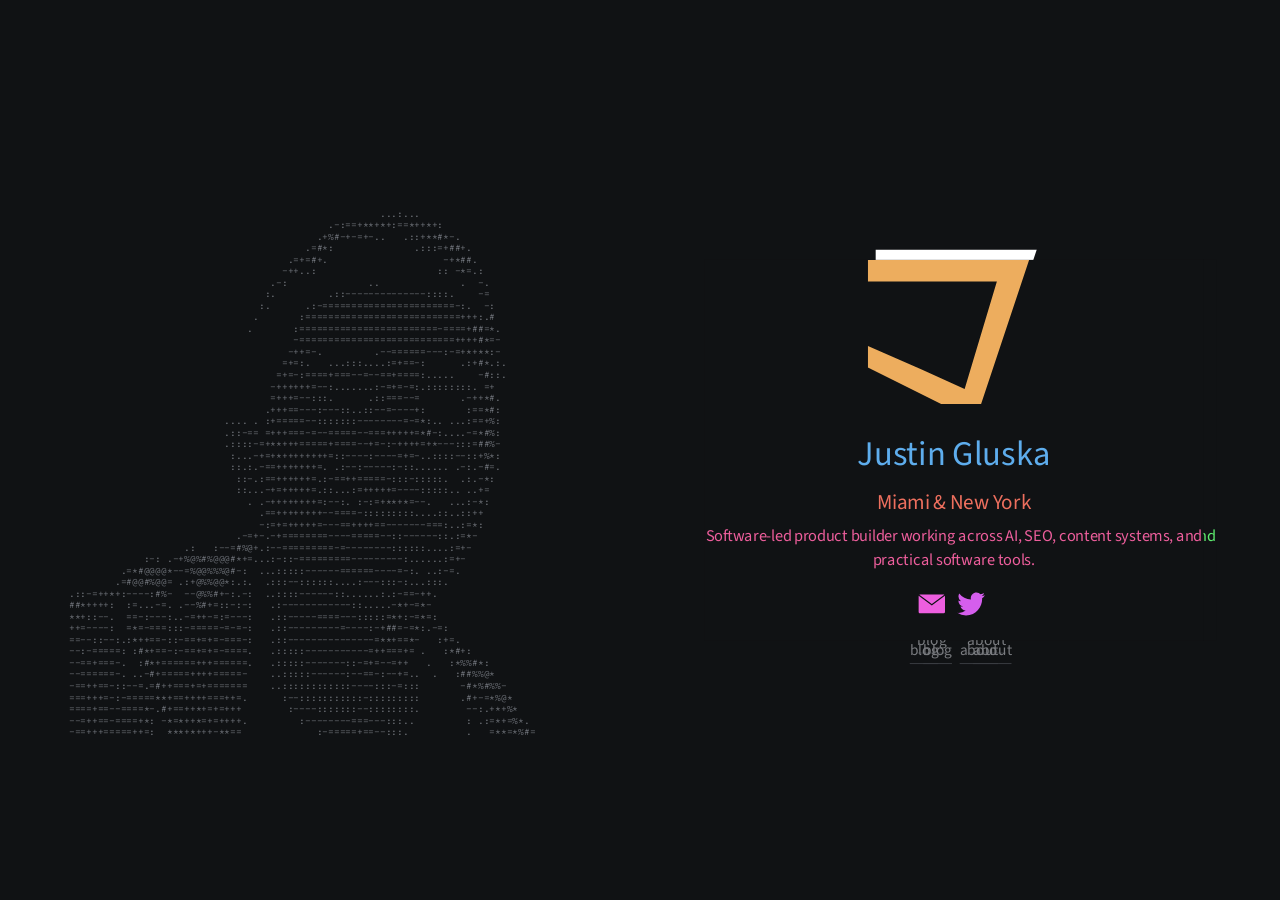
<file: index.html>
<!DOCTYPE html>
<html>
<head>
  <meta name="viewport" content="width=device-width, initial-scale=1, maximum-scale=1">
  <meta charset="utf-8" />
  <link rel="canonical" href="https://www.justingluska.com/">
  <meta name="description" content="Justin Gluska is a software-led product builder working across AI, SEO, content systems, and practical software tools.">
  <meta property="og:title" content="Justin Gluska">
  <meta property="og:description" content="Software-led product builder working across AI, SEO, content systems, and practical software tools.">
  <meta property="og:type" content="profile">
  <meta property="og:url" content="https://www.justingluska.com/">
  <meta property="og:image" content="https://www.justingluska.com/images/justin-gluska.jpg">
  <meta property="profile:first_name" content="Justin">
  <meta property="profile:last_name" content="Gluska">
  <meta name="twitter:card" content="summary">
  <meta name="twitter:title" content="Justin Gluska">
  <meta name="twitter:description" content="Software-led product builder working across AI, SEO, content systems, and practical software tools.">
  <meta name="twitter:image" content="https://www.justingluska.com/images/justin-gluska.jpg">
  <meta name="twitter:site" content="@gluska">
  <link rel="stylesheet" href="css/index.css">

  <link rel="icon" href="/favicon.svg" type="image/svg+xml">
  <link rel="alternate icon" href="/favicon.png" type="image/png">
  <link rel="apple-touch-icon" sizes="180x180" href="/apple-touch-icon.png">
  <link rel="manifest" href="/site.webmanifest">
  <meta name="theme-color" content="#101214">

  <title>Justin Gluska</title>
  <script type="application/ld+json">
  {
    "@context": "https://schema.org",
    "@type": "Person",
    "@id": "https://www.justingluska.com/#justin-gluska",
    "name": "Justin Gluska",
    "givenName": "Justin",
    "familyName": "Gluska",
    "url": "https://www.justingluska.com/",
    "image": "https://www.justingluska.com/images/justin-gluska.jpg",
    "email": "mailto:justin@gluska.co",
    "description": "Justin Gluska is a software-led product builder working across AI, SEO, content systems, and practical software tools.",
    "jobTitle": "Software-led product builder",
    "homeLocation": [
      {
        "@type": "City",
        "name": "Miami"
      },
      {
        "@type": "City",
        "name": "New York"
      }
    ],
    "alumniOf": {
      "@type": "CollegeOrUniversity",
      "name": "Syracuse University",
      "sameAs": "https://www.syracuse.edu/"
    },
    "worksFor": {
      "@type": "Organization",
      "name": "Gold Penguin",
      "url": "https://goldpenguin.org/"
    },
    "knowsAbout": [
      "Search engine optimization",
      "Answer engine optimization",
      "Product development",
      "Software development",
      "Artificial intelligence tools",
      "Content systems"
    ],
    "sameAs": [
      "https://github.com/justingluska",
      "https://twitter.com/gluska",
      "https://www.linkedin.com/in/justingluska/",
      "https://carry.com/learn/author/justin",
      "https://goldpenguin.org/blog/author/justin/",
      "https://apps.apple.com/us/developer/justin-gluska/id1476556395"
    ],
    "subjectOf": [
      {
        "@type": "Article",
        "name": "Justin Gluska '23 Publishes ChatGPT Promptbook, Hosts Authors' Talk Luncheon in the LaunchPad on February 8",
        "url": "https://library.syracuse.edu/news/justin-gluska-23-publishes-chatgpt-promptbook-hosts-authors-talk-luncheon-in-the-launchpad-on-february-8/"
      },
      {
        "@type": "Article",
        "name": "SU students' The ChatGPT Promptbook offers insight into the controversial chatbot",
        "url": "https://dailyorange.com/2023/02/su-students-the-chatgpt-promptbook-offers-insight-into-the-controversial-chatbot/"
      }
    ]
  }
  </script>

</head>
<body>
  <svg id="clip-paths" width="0" height="0" version="1.1" xmlns="http://www.w3.org/2000/svg" xmlns:xlink="http://www.w3.org/1999/xlink"><g></g></svg>
  <div id="page">
    <div id="ascii-wrap">
      <pre id="ascii-portrait" aria-hidden="true">




                                                      ...:...
                                             .-:==+**+*+:==*++*+:
                                           .+%#-+-=+-..   .::+**#*-.
                                         .=#*:              .:::=+##+.
                                      .=+=#+.                    -+*##.
                                     -++..:                     :: -*=.:
                                   .-:              ..              .  -.
                                  :.         .::--------------::::.    -=
                                 :.      .:-=======================-:.  -:
                                .       :===========================+++:.#
                               .       :========================-====+##=*.
                                       -===========================++++#*=-
                                      -++=-.         .--======---:-=+*+**:-
                                     =+=:.   ...:::....:=+==-:      .:+#*.:.
                                    =+=-:====+===--=--==+====:.....    -#::.
                                   -++++++=--:.......:-=+=-=:.::::::::. =+
                                   =+++=--:::.      .::===--=       .-++*#.
                                  .+++==---:---::..::--=----+:       :==*#:
                           .... . :+=====--:::::::--------=-=*:.. ...:==+%:
                           .::-== =+++===-=--=====--===+++++=*#-:....-=*#%:
                           .::::-=+**+++=====+====--+=-:-++++=+*---:::=##%-
                            :...-+=+*++++++++=::----:----=+=-..::::--::+%*:
                            ::.:.-==+++++++=. .:--:-----:-::...... .-:.-#=.
                             ::-.:==++++++=.:-==++=====-:::-:::::.  .:.-*:
                             ::...-+=+++++=.::...:=+++++=----:::::.. ..+=
                               . .-++++++++=:--:. :-:=+**+*=--.   ...:-*:
                                 .==++++++++--====-:::::::::....::..::++
                                 -:=+=+++++=---==++++==-------===:..:=*:
                             .-=+-.-+========----=====--::------::.:=*-
                    .:   :--=#%@+.:--=========-=--------::::::....:=+-
             :-: .-+%@%#%@@@#*+=...:-::-=========---------:......:=+-
         .=*#@@@@*--=%@@%%%@#-:  ...:::::------======----=-:. ..:-=.
        .=#@@#%@@= .:+@%%@@*:.:.  .:::--::::::....:---:::-:...:::.
.::-=++*+:----:#%-  --@%%#+-:.-:  ..::::------::......:.:-==-++.
##*++++:  :=...-=. .--%#+=::-:-:   .:------------::.....-*+-=*-
**+::--.  ==-:---:..-=++-=:=---:   .::-----====---:::::=*+:-=*=:
++=----:  =*=-===:::-=====-=-=-:   .::---------=----:-+##=-=*:.-=:
==--::--:.:*++==-::-==+=+=-===-:   .::---------------=**+==*-   :+=.
--:-=====: :#*+==-:-==+=+=-====.   .:::::-----------=++===+= .   :*#+:
--==+===-.  :#*+======+++======.   .:::::-------::-=+=--=++   .   :*%%#*:
--======-. ..-#+=====++++=====-    ..:::::------:--==-:--+=..  .   :##%%@*
-==++==-::--=.=#++===+=+=======    ..::::::::::::----:::-=:::       -#*%#%%-
===+++=-:-=====**+==++++===++=.      :--:::::::::::-:::::::::       .#+-=*%@*
====+==--====*-.#+==++*+=+=+++        :----:::::::--::::::::.        --:.+*+%*
--=++==-====+*: -*=*++*=+=++++.         :--------===---:::..         : .:=*+=%*.
-==+++=====++=:  ***+*+++-**==             :-=====+==--:::.          .   =**=*%#=</pre>
      <img id="ascii-photo" src="images/justin-ascii-reveal.png" alt="" aria-hidden="true" draggable="false">
    </div>
    <header>
      <div id="header-content">
        <div id="header-logo">

          <svg id="logo" width="120" height="100" viewBox="0 0 160 134" xmlns="http://www.w3.org/2000/svg"><path d="M 0 0 L 150 0 L 100 150 L 0 100 L 0 80 L 50 102 L 90 120 L 120 20 L 0 20 L 0 0  " fill="white" fill-rule="evenodd"></path></svg>

        </div>
        <h1>Justin Gluska</h1>
        <p>Miami & New York</p>
        <p class="bio">Software-led product builder working across AI, SEO, content systems, and practical software tools.</p>

        <!-- <a href="http://www.goldpenguin.org">Cofounder @ Gold Penguin</a> -->
        <div id="contact">
            <a href="mailto:justin@gluska.co" id="email"><svg viewBox="0 0 42 36" xmlns="http://www.w3.org/2000/svg"><path d="M3.025 5.255A1.99 1.99 0 0 1 4.003 5h33.994c.354 0 .688.093.977.256L21 18.5 3.025 5.255zm-1.002 1.45c-.015.098-.023.2-.023.302V18.28v-5.636 17.35C2 31.1 2.902 32 4.003 32h33.994A2.005 2.005 0 0 0 40 29.993v-17.35 5.638V7.008c0-.103-.008-.204-.023-.303L21 20.687 2.023 6.704z"/></svg></a>
          <a href="https://twitter.com/gluska" id="twitter"><svg viewBox="0 0 42 36" xmlns="http://www.w3.org/2000/svg"><path d="M40.885 5.917a16.098 16.098 0 0 1-4.7 1.315 8.35 8.35 0 0 0 3.598-4.62 16.18 16.18 0 0 1-5.196 2.026A8.094 8.094 0 0 0 28.614 2c-4.52 0-8.183 3.74-8.183 8.353 0 .655.073 1.293.213 1.904-6.8-.348-12.83-3.674-16.866-8.728a8.447 8.447 0 0 0-1.108 4.2 8.397 8.397 0 0 0 3.64 6.952 8.024 8.024 0 0 1-3.707-1.045v.105c0 4.047 2.82 7.423 6.563 8.19a8.035 8.035 0 0 1-3.695.144c1.042 3.32 4.064 5.734 7.645 5.8A16.206 16.206 0 0 1 1 31.337a22.818 22.818 0 0 0 12.544 3.754c15.05 0 23.282-12.73 23.282-23.768 0-.362-.008-.723-.024-1.08a16.82 16.82 0 0 0 4.083-4.325z"/></svg></a>
        </div>
        <div id="nav"><a href="/blog/">blog</a><a href="/about/">about</a></div>
      </div>
    </header>
  </div>
  <svg id="page-stripes" class="full-size" width="100%" height="100%" version="1.1" xmlns="http://www.w3.org/2000/svg" xmlns:xlink="http://www.w3.org/1999/xlink"></svg>
  <div id="intro" class="full-size">
    <div id="logo-container" class="full-size">
      <svg viewBox="0 0 640 536" version="1.1" xmlns="http://www.w3.org/2000/svg" xmlns:xlink="http://www.w3.org/1999/xlink"><path transform="scale(4 4)" d="M24.44 78.157L0 53.53 53.417 0l26.39 26.612L106.38 0l53.482 53.614L136.25 77.31l-29.312-29.2-26.46 26.946-26.548-26.58-29.49 29.68zm5.335 5.375l50.033 50.415 51.108-51.286-23.775-23.684-26.712 26.72-26.372-26.404-24.28 24.24z" fill="#101214" fill-rule="evenodd"/></svg>
    </div>
    <svg id="stripes" class="full-size" width="100%" height="100%" version="1.1" xmlns="http://www.w3.org/2000/svg" xmlns:xlink="http://www.w3.org/1999/xlink"></svg>
  </div>
  <script src="js/ascii-reveal.js"></script>
  <script src="js/dynamics.js"></script>
  <script src="js/tinycolor.js"></script>
  <script src="js/mv.es5.js"></script>
</body>
</html>
</file>
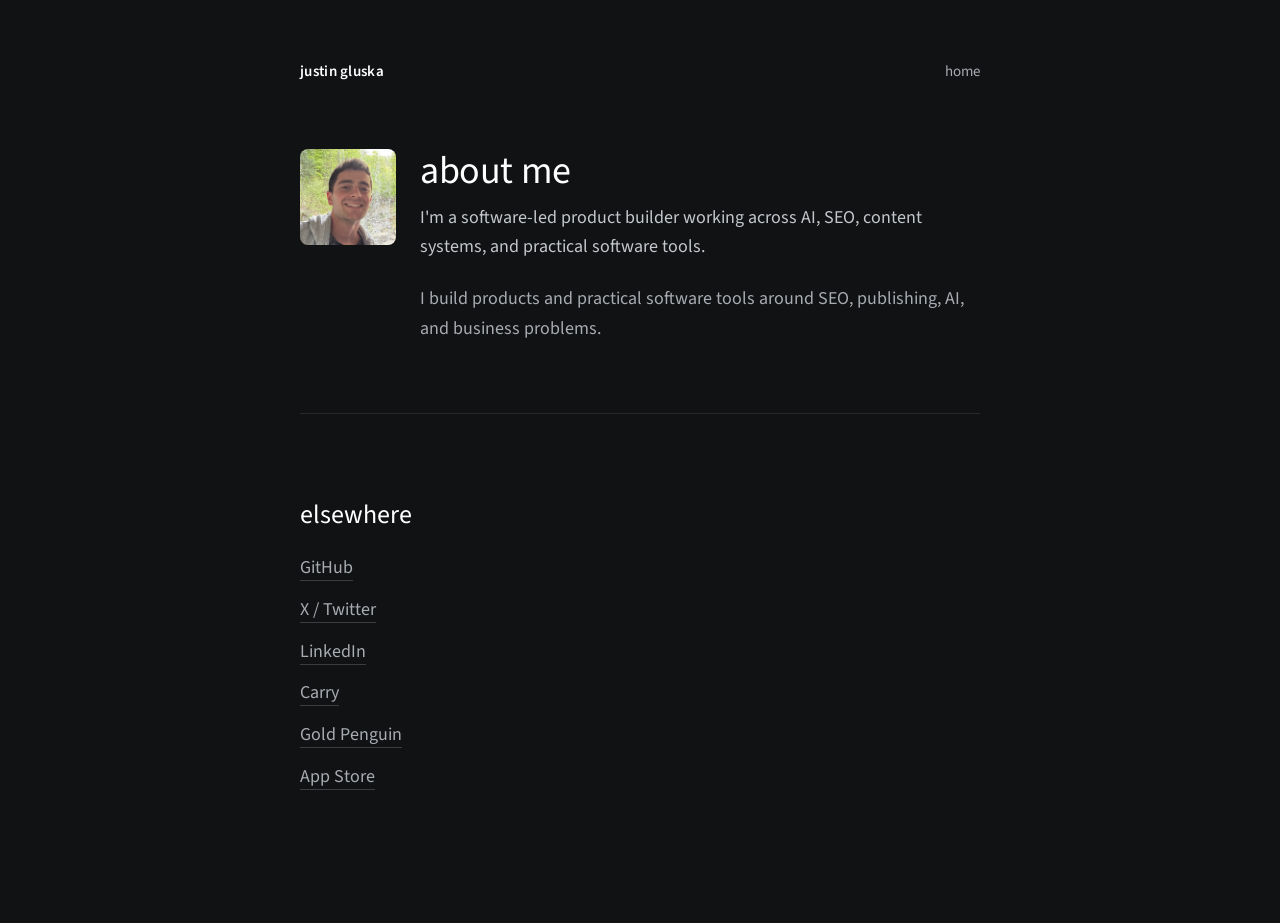
<file: about/index.html>
<!DOCTYPE html>
<html lang="en">
<head>
  <meta charset="utf-8" />
  <meta name="viewport" content="width=device-width, initial-scale=1" />
  <link rel="canonical" href="https://www.justingluska.com/about/">
  <meta name="description" content="Justin Gluska is a software-led product builder working across AI, SEO, content systems, and practical software tools.">
  <meta property="og:title" content="about | Justin Gluska">
  <meta property="og:description" content="Software-led product builder working across AI, SEO, content systems, and practical software tools.">
  <meta property="og:type" content="profile">
  <meta property="og:url" content="https://www.justingluska.com/about/">
  <meta property="og:image" content="https://www.justingluska.com/images/justin-gluska.jpg">
  <meta name="twitter:card" content="summary">
  <meta name="twitter:title" content="about | Justin Gluska">
  <meta name="twitter:description" content="Software-led product builder working across AI, SEO, content systems, and practical software tools.">
  <meta name="twitter:image" content="https://www.justingluska.com/images/justin-gluska.jpg">
  <title>about | justin gluska</title>
  <link rel="stylesheet" href="/css/blog.css">
  <link rel="icon" href="/favicon.svg" type="image/svg+xml">
  <link rel="alternate icon" href="/favicon.png" type="image/png">
  <link rel="apple-touch-icon" sizes="180x180" href="/apple-touch-icon.png">
  <link rel="manifest" href="/site.webmanifest">
  <meta name="theme-color" content="#101214">
  <script type="application/ld+json">
  {
    "@context": "https://schema.org",
    "@type": "Person",
    "@id": "https://www.justingluska.com/#justin-gluska",
    "mainEntityOfPage": "https://www.justingluska.com/about/",
    "name": "Justin Gluska",
    "givenName": "Justin",
    "familyName": "Gluska",
    "url": "https://www.justingluska.com/",
    "image": "https://www.justingluska.com/images/justin-gluska.jpg",
    "email": "mailto:justin@gluska.co",
    "description": "Justin Gluska is a software-led product builder working across AI, SEO, content systems, and practical software tools.",
    "jobTitle": "Software-led product builder",
    "homeLocation": [
      {
        "@type": "City",
        "name": "Miami"
      },
      {
        "@type": "City",
        "name": "New York"
      }
    ],
    "worksFor": {
      "@type": "Organization",
      "name": "Gold Penguin",
      "url": "https://goldpenguin.org/"
    },
    "knowsAbout": [
      "Search engine optimization",
      "Answer engine optimization",
      "Product development",
      "Software development",
      "Artificial intelligence tools",
      "Content systems",
      "Prompt engineering"
    ],
    "sameAs": [
      "https://github.com/justingluska",
      "https://twitter.com/gluska",
      "https://www.linkedin.com/in/justingluska/",
      "https://carry.com/learn/author/justin",
      "https://goldpenguin.org/blog/author/justin/",
      "https://apps.apple.com/us/developer/justin-gluska/id1476556395"
    ],
    "subjectOf": [
      {
        "@type": "Article",
        "name": "Justin Gluska '23 Publishes ChatGPT Promptbook, Hosts Authors' Talk Luncheon in the LaunchPad on February 8",
        "url": "https://library.syracuse.edu/news/justin-gluska-23-publishes-chatgpt-promptbook-hosts-authors-talk-luncheon-in-the-launchpad-on-february-8/"
      },
      {
        "@type": "Article",
        "name": "SU students' The ChatGPT Promptbook offers insight into the controversial chatbot",
        "url": "https://dailyorange.com/2023/02/su-students-the-chatgpt-promptbook-offers-insight-into-the-controversial-chatbot/"
      }
    ]
  }
  </script>
</head>
<body>
  <div class="page">
    <nav class="site-nav">
      <a href="/" class="brand">justin gluska</a>
      <a href="/">home</a>
    </nav>

    <main class="profile">
      <img class="profile-photo" src="/images/justin-gluska.jpg" alt="Justin Gluska" width="96" height="96">
      <div class="profile-copy">
        <h1>about me</h1>

        <div class="post-body">
          <p class="bio-lead">I'm a software-led product builder working across AI, SEO, content systems, and practical software tools.</p>

          <p>I build products and practical software tools around SEO, publishing, AI, and business problems.</p>
        </div>
      </div>
    </main>

    <section class="elsewhere">
      <h2>elsewhere</h2>
      <ul class="link-list">
        <li><a href="https://github.com/justingluska">GitHub</a></li>
        <li><a href="https://twitter.com/gluska">X / Twitter</a></li>
        <li><a href="https://www.linkedin.com/in/justingluska/">LinkedIn</a></li>
        <li><a href="https://carry.com/learn/author/justin">Carry</a></li>
        <li><a href="https://goldpenguin.org/blog/author/justin/">Gold Penguin</a></li>
        <li><a href="https://apps.apple.com/us/developer/justin-gluska/id1476556395">App Store</a></li>
      </ul>
    </section>
  </div>
</body>
</html>
</file>
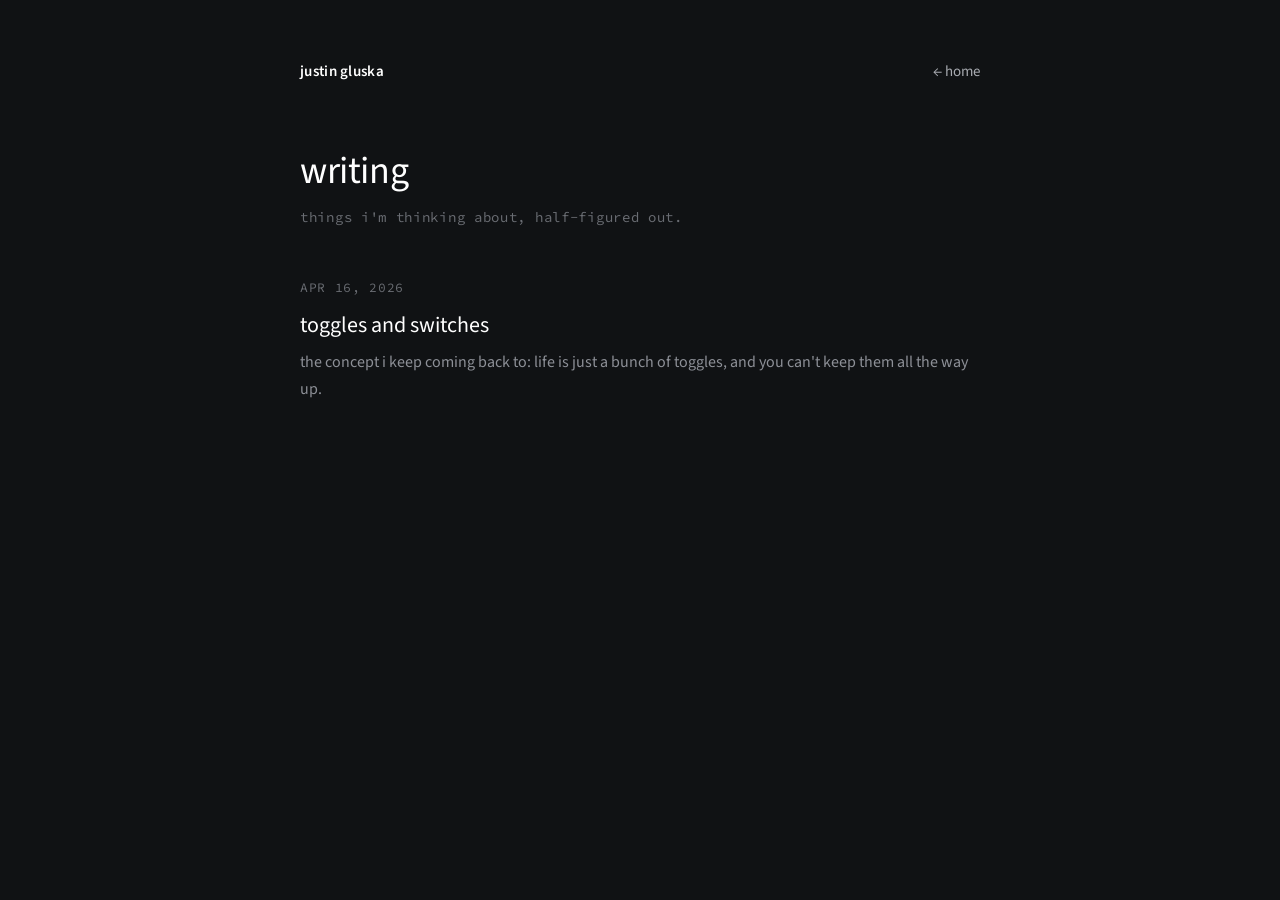
<file: blog/index.html>
<!DOCTYPE html>
<html lang="en">
<head>
  <meta charset="utf-8" />
  <meta name="viewport" content="width=device-width, initial-scale=1" />
  <title>blog | justin gluska</title>
  <link rel="stylesheet" href="/css/blog.css">
  <link rel="icon" href="/favicon.svg" type="image/svg+xml">
  <link rel="alternate icon" href="/favicon.png" type="image/png">
  <link rel="apple-touch-icon" sizes="180x180" href="/apple-touch-icon.png">
  <link rel="manifest" href="/site.webmanifest">
  <meta name="theme-color" content="#101214">
</head>
<body>
  <div class="page">
    <nav class="site-nav">
      <a href="/" class="brand">justin gluska</a>
      <a href="/">← home</a>
    </nav>

    <h1>writing</h1>
    <p class="post-meta" style="margin-bottom: 48px;">things i'm thinking about, half-figured out.</p>

    <ul class="post-list">
      <li>
        <a href="/blog/toggles-and-switches.html">
          <div class="post-date">apr 16, 2026</div>
          <div class="post-title">toggles and switches</div>
          <div class="post-desc">the concept i keep coming back to: life is just a bunch of toggles, and you can't keep them all the way up.</div>
        </a>
      </li>
    </ul>
  </div>
</body>
</html>
</file>
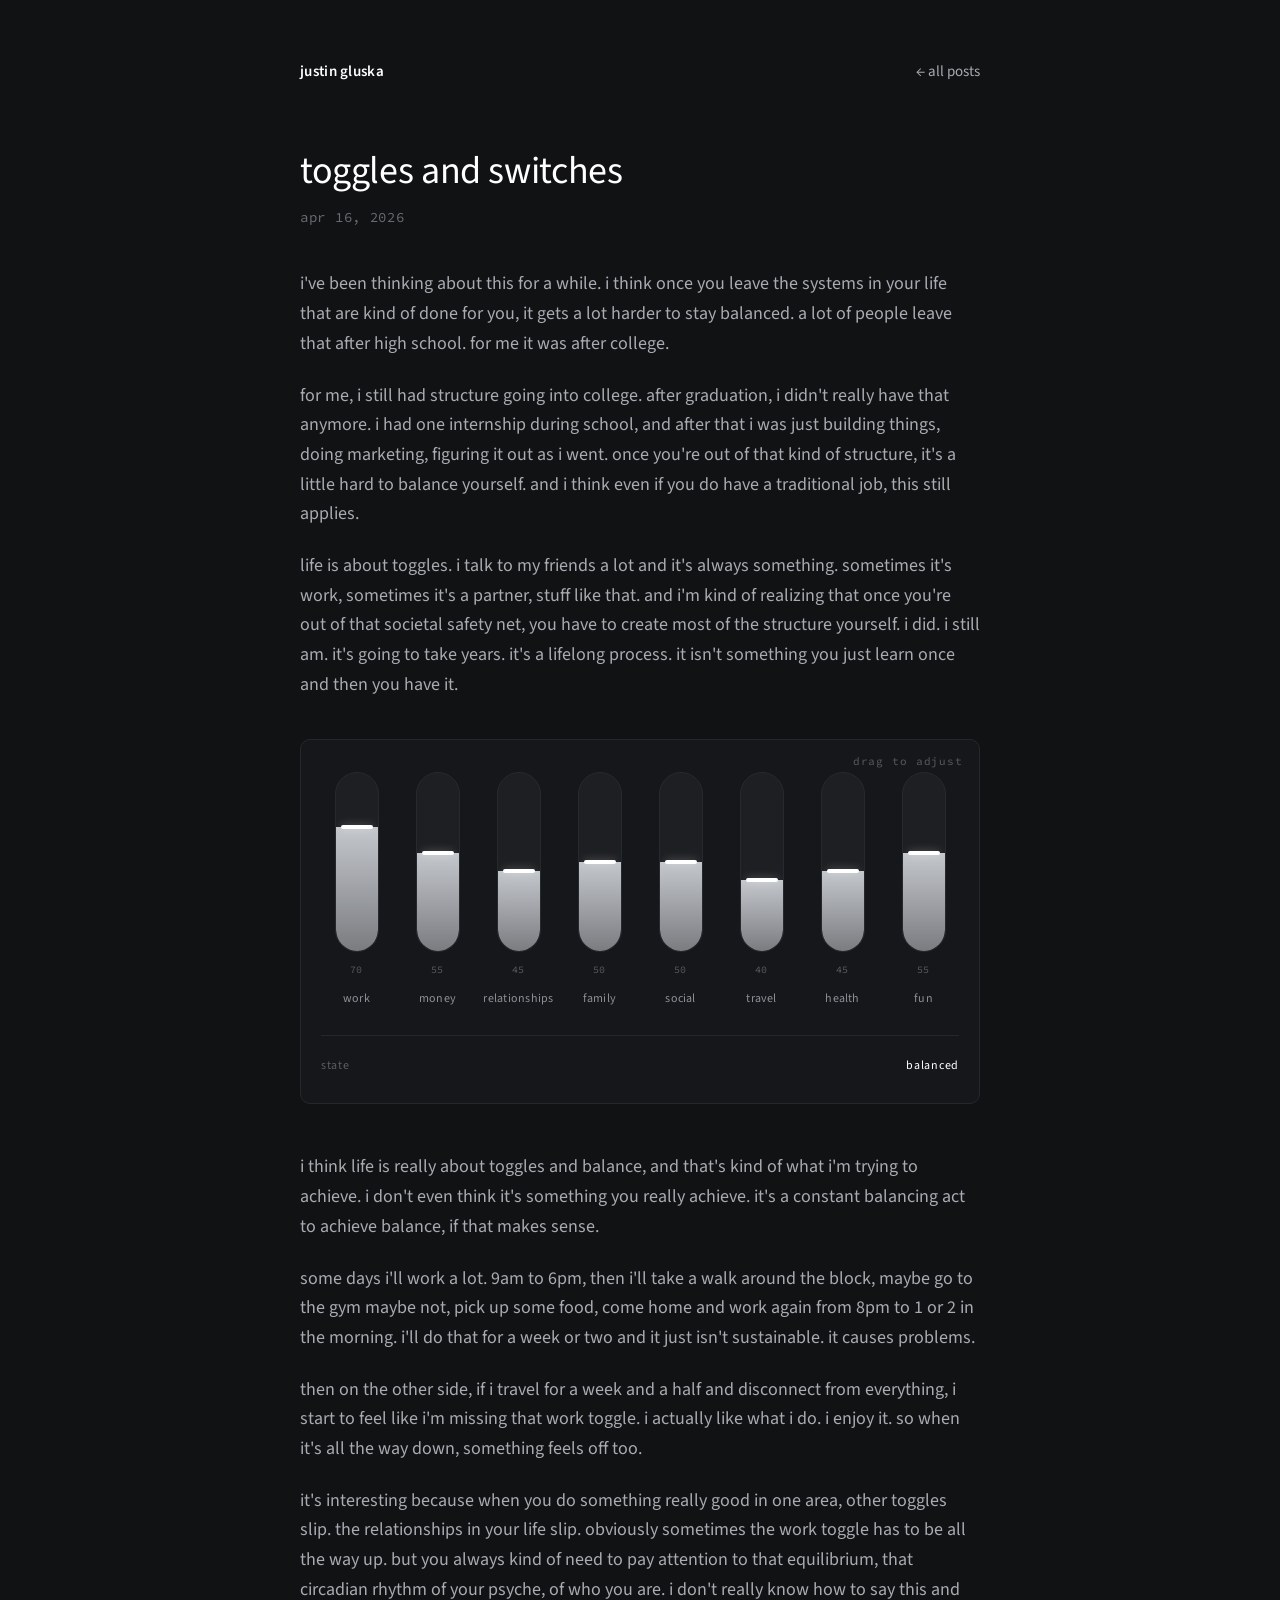
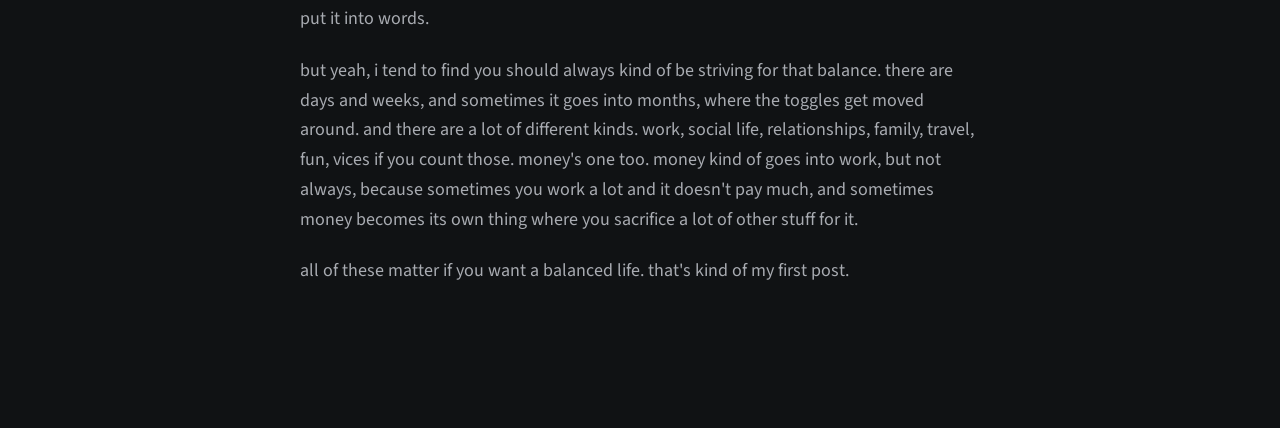
<file: blog/toggles-and-switches.html>
<!DOCTYPE html>
<html lang="en">
<head>
  <meta charset="utf-8" />
  <meta name="viewport" content="width=device-width, initial-scale=1" />
  <title>toggles and switches | justin gluska</title>
  <link rel="stylesheet" href="/css/blog.css">
  <link rel="icon" href="/favicon.svg" type="image/svg+xml">
  <link rel="alternate icon" href="/favicon.png" type="image/png">
  <link rel="apple-touch-icon" sizes="180x180" href="/apple-touch-icon.png">
  <link rel="manifest" href="/site.webmanifest">
  <meta name="theme-color" content="#101214">
  <style>
    .board {
      margin: 40px 0 48px;
      padding: 32px 20px 28px;
      background: #15171a;
      border: 1px solid #24272c;
      border-radius: 10px;
      position: relative;
      transition: background 0.5s, border-color 0.5s, box-shadow 0.5s;
      user-select: none;
      -webkit-user-select: none;
    }
    .board-hint {
      position: absolute;
      top: 12px;
      right: 16px;
      font-family: "Source Code Pro", monospace;
      font-size: 11px;
      letter-spacing: 0.08em;
      color: #5a5d63;
    }
    .board-toggles {
      display: grid;
      grid-template-columns: repeat(8, 1fr);
      gap: 10px;
    }
    .toggle {
      display: flex;
      flex-direction: column;
      align-items: center;
      gap: 10px;
    }
    .toggle-track {
      width: 100%;
      max-width: 44px;
      height: 180px;
      background: #1d1f23;
      border-radius: 24px;
      position: relative;
      cursor: ns-resize;
      touch-action: none;
      overflow: hidden;
      border: 1px solid #262a2f;
    }
    .toggle-fill {
      position: absolute;
      left: 0; right: 0; bottom: 0;
      background: linear-gradient(180deg, #c4c7cc 0%, #7a7c80 100%);
      border-radius: 0 0 24px 24px;
      transition: background 0.3s;
    }
    .toggle-handle {
      position: absolute;
      left: 50%;
      transform: translateX(-50%);
      width: 32px;
      height: 4px;
      background: #fff;
      border-radius: 2px;
      pointer-events: none;
      box-shadow: 0 0 8px rgba(255,255,255,0.3);
    }
    .toggle-label {
      font-size: 12px;
      color: #8d9097;
      text-align: center;
      letter-spacing: 0.02em;
      transition: color 0.3s;
    }
    .toggle-status {
      font-family: "Source Code Pro", monospace;
      font-size: 10px;
      letter-spacing: 0.06em;
      color: #5a5d63;
      text-align: center;
      min-height: 14px;
    }
    .toggle.maxed .toggle-fill { background: linear-gradient(180deg, #e8a87c 0%, #c77d4c 100%); }
    .toggle.maxed .toggle-label { color: #e8a87c; }
    .toggle.maxed .toggle-status { color: #e8a87c; }
    .toggle.neglected .toggle-fill { background: linear-gradient(180deg, #4a4d52 0%, #2d3035 100%); }
    .toggle.neglected .toggle-label { color: #6a6d73; }
    .toggle.neglected .toggle-status { color: #8a6a5a; }

    .board-status {
      margin-top: 26px;
      padding-top: 20px;
      border-top: 1px solid #24272c;
      display: flex;
      justify-content: space-between;
      align-items: center;
      font-family: "Source Code Pro", monospace;
      font-size: 12px;
      letter-spacing: 0.06em;
    }
    .board-status .label { color: #5a5d63; }
    .board-status .value { color: #fff; transition: color 0.3s; }

    .board.imbalanced { border-color: #3d2a22; box-shadow: 0 0 40px rgba(199, 125, 76, 0.08); }
    .board.crisis { border-color: #5a3024; box-shadow: 0 0 60px rgba(199, 125, 76, 0.18); }
    .board.crisis .board-status .value { color: #e8a87c; }

    @media (max-width: 578px) {
      .board { padding: 24px 14px 22px; }
      .board-toggles { grid-template-columns: repeat(4, 1fr); gap: 16px 10px; }
      .toggle-track { height: 140px; }
      .board-hint { display: none; }
    }
  </style>
</head>
<body>
  <div class="page">
    <nav class="site-nav">
      <a href="/" class="brand">justin gluska</a>
      <a href="/blog/">← all posts</a>
    </nav>

    <h1>toggles and switches</h1>
    <div class="post-meta">apr 16, 2026</div>

    <div class="post-body">
      <p>i've been thinking about this for a while. i think once you leave the systems in your life that are kind of done for you, it gets a lot harder to stay balanced. a lot of people leave that after high school. for me it was after college.</p>

      <p>for me, i still had structure going into college. after graduation, i didn't really have that anymore. i had one internship during school, and after that i was just building things, doing marketing, figuring it out as i went. once you're out of that kind of structure, it's a little hard to balance yourself. and i think even if you do have a traditional job, this still applies.</p>

      <p>life is about toggles. i talk to my friends a lot and it's always something. sometimes it's work, sometimes it's a partner, stuff like that. and i'm kind of realizing that once you're out of that societal safety net, you have to create most of the structure yourself. i did. i still am. it's going to take years. it's a lifelong process. it isn't something you just learn once and then you have it.</p>

      <div class="board" id="board" role="group" aria-label="interactive life balance toggles">
        <div class="board-hint">drag to adjust</div>
        <div class="board-toggles" id="boardToggles"></div>
        <div class="board-status">
          <span class="label">state</span>
          <span class="value" id="boardState">balanced</span>
        </div>
      </div>

      <p>i think life is really about toggles and balance, and that's kind of what i'm trying to achieve. i don't even think it's something you really achieve. it's a constant balancing act to achieve balance, if that makes sense.</p>

      <p>some days i'll work a lot. 9am to 6pm, then i'll take a walk around the block, maybe go to the gym maybe not, pick up some food, come home and work again from 8pm to 1 or 2 in the morning. i'll do that for a week or two and it just isn't sustainable. it causes problems.</p>

      <p>then on the other side, if i travel for a week and a half and disconnect from everything, i start to feel like i'm missing that work toggle. i actually like what i do. i enjoy it. so when it's all the way down, something feels off too.</p>

      <p>it's interesting because when you do something really good in one area, other toggles slip. the relationships in your life slip. obviously sometimes the work toggle has to be all the way up. but you always kind of need to pay attention to that equilibrium, that circadian rhythm of your psyche, of who you are. i don't really know how to say this and put it into words.</p>

      <p>but yeah, i tend to find you should always kind of be striving for that balance. there are days and weeks, and sometimes it goes into months, where the toggles get moved around. and there are a lot of different kinds. work, social life, relationships, family, travel, fun, vices if you count those. money's one too. money kind of goes into work, but not always, because sometimes you work a lot and it doesn't pay much, and sometimes money becomes its own thing where you sacrifice a lot of other stuff for it.</p>

      <p>all of these matter if you want a balanced life. that's kind of my first post.</p>
    </div>
  </div>

  <script>
    (function () {
      var labels = ['work', 'money', 'relationships', 'family', 'social', 'travel', 'health', 'fun'];
      var initial = [70, 55, 45, 50, 50, 40, 45, 55];
      var container = document.getElementById('boardToggles');
      var board = document.getElementById('board');
      var stateEl = document.getElementById('boardState');
      var toggles = [];

      labels.forEach(function (label, i) {
        var el = document.createElement('div');
        el.className = 'toggle';
        el.innerHTML =
          '<div class="toggle-track">' +
            '<div class="toggle-fill"></div>' +
            '<div class="toggle-handle"></div>' +
          '</div>' +
          '<div class="toggle-status">' + initial[i] + '</div>' +
          '<div class="toggle-label">' + label + '</div>';
        container.appendChild(el);
        toggles.push({
          el: el,
          track: el.querySelector('.toggle-track'),
          fill: el.querySelector('.toggle-fill'),
          handle: el.querySelector('.toggle-handle'),
          status: el.querySelector('.toggle-status'),
          value: initial[i]
        });
      });

      function render(t) {
        var v = t.value;
        t.fill.style.height = v + '%';
        t.handle.style.bottom = 'calc(' + v + '% - 2px)';
        if (v >= 80) t.status.textContent = 'maxed';
        else if (v <= 20) t.status.textContent = 'neglected';
        else t.status.textContent = Math.round(v);
        t.el.classList.toggle('maxed', v >= 80);
        t.el.classList.toggle('neglected', v <= 20);
      }

      function stdDev(vals) {
        var mean = vals.reduce(function (a, b) { return a + b; }, 0) / vals.length;
        var variance = vals.reduce(function (a, b) { return a + (b - mean) * (b - mean); }, 0) / vals.length;
        return Math.sqrt(variance);
      }

      function updateBoard() {
        var values = toggles.map(function (t) { return t.value; });
        var sd = stdDev(values);
        var anyExtreme = values.some(function (v) { return v >= 85 || v <= 15; });

        var state;
        if (sd < 10 && !anyExtreme) state = 'balanced';
        else if (sd < 18 && !anyExtreme) state = 'a little uneven';
        else if (sd < 28) state = 'out of balance';
        else state = 'crisis mode';

        stateEl.textContent = state;
        board.classList.toggle('imbalanced', state === 'out of balance');
        board.classList.toggle('crisis', state === 'crisis mode');
      }

      toggles.forEach(function (t) {
        render(t);

        function setFromPointer(e) {
          var rect = t.track.getBoundingClientRect();
          var y = e.clientY - rect.top;
          var v = (1 - y / rect.height) * 100;
          t.value = Math.max(0, Math.min(100, v));
          render(t);
          updateBoard();
        }

        t.track.addEventListener('pointerdown', function (e) {
          t.track.setPointerCapture(e.pointerId);
          setFromPointer(e);
        });
        t.track.addEventListener('pointermove', function (e) {
          if (t.track.hasPointerCapture(e.pointerId)) setFromPointer(e);
        });
      });

      updateBoard();
    })();
  </script>
</body>
</html>
</file>
<file: css/index.css>
@import url(http://fonts.googleapis.com/css?family=Source+Sans+Pro|Source+Code+Pro:400,600);

* {
  margin: 0;
  padding: 0;
  font-family: "Source Sans Pro", "HelveticaNeue", "Helvetica Neue", Helvetica, Arial;
  -webkit-user-select: none;
  user-select: none;
}

*:not(a):not(a *) {
  cursor: default;
}

html {
  height: 100%;
}

body {
  background: #101214;
  font-size: 18px;
  -webkit-text-size-adjust: 100%;
  color: #7A7C80;
  display: flex;
  flex-direction: column;
  align-items: center;
  justify-content: center;
  min-height: 100vh;
}

h1, h2 {
  font-weight: normal;
  font-size: 36px;
  color: white;
}

.full-size {
  position: absolute;
  top: 0;
  left: 0;
  bottom: 0;
  right: 0;
}

#page {
  position: relative;
  width: 100%;
  display: flex;
  justify-content: center;
  align-items: center;
}

@media only screen and (max-height: 580px),
       only screen and (max-width: 578px) {
  #page {
  }
}

header {
  display: flex;
  justify-content: center;
  align-items: center;
  flex-direction: column;
}

#ascii-wrap {
  position: relative;
  margin-right: 70px;
}

#ascii-portrait {
  font-family: "Source Code Pro", monospace;
  font-size: 10px;
  line-height: 1.2;
  letter-spacing: 0;
  white-space: pre;
  width: 100ch;
  color: #71757c;
}

@property --r {
  syntax: "<length>";
  inherits: false;
  initial-value: 0px;
}

#ascii-photo {
  position: absolute;
  top: 0;
  left: 0;
  width: 100%;
  height: 100%;
  pointer-events: none;
  transition: --r 0.25s;
  --mx: 50%;
  --my: 50%;
  -webkit-mask-image: radial-gradient(circle var(--r) at var(--mx) var(--my), #000 45%, transparent 75%);
  mask-image: radial-gradient(circle var(--r) at var(--mx) var(--my), #000 45%, transparent 75%);
}

@media only screen and (max-width: 1100px) {
  #page {
    flex-direction: column;
  }
  #ascii-wrap {
    order: 2;
    margin-right: 0;
    margin-top: 45px;
  }
  #ascii-portrait {
    font-size: clamp(3.5px, calc((100vw - 32px) / 60), 10px);
  }
}

#header-content {
  text-align: center;
}

#header-logo {
  text-align: center;
}

#header-content #logo {
  width: 180px;
  height: 150px;
  margin-bottom: 20px;
}

#header-content p {
  padding-top: 8px;
  font-size: 22px;
}

#header-content .bio {
  max-width: 520px;
  margin: 0 auto;
  font-size: 17px;
  line-height: 1.45;
  color: #adb0b6;
}

#contact {
  padding-top: 20px;
}

#nav {
  padding-top: 18px;
  font-size: 16px;
}
#nav a {
  border-bottom: 1px solid #3a3d42;
  padding-bottom: 2px;
  transition: color 0.15s, border-color 0.15s;
}
#nav a + a {
  margin-left: 22px;
}
#nav a:hover {
  color: #fff;
  border-bottom-color: #fff;
}

#contact a {
  display: inline-block;
  margin-right: 5px;
}

#contact a,
#contact a svg {
  width: 32px;
  height: 26px;
  cursor: pointer;
}

#contact a svg path {
  fill: #7A7C80;
}
#contact a:hover svg path {
  fill: #adb0b6;
}




a {
    color: #7A7C80;
  text-decoration: none;
}

a:hover {
    color: #adb0b6;
}

#page-stripes {
  pointer-events: none;
}

@media only screen and (max-width: 578px) {
  header {
    padding: 20px;
  }
  #header-content #logo {
    width: 90px;
    height: 75px;
    margin-bottom: 10px;
  }
  h1, h2 {
    font-size: 28px;
  }
  #header-content p {
    padding-top: 6px;
    font-size: 18px;
  }
  #header-content .bio {
    font-size: 15px;
  }
  #contact {
    padding-top: 14px;
  }
  #nav {
    padding-top: 12px;
  }
  #ascii-wrap {
    margin-top: 25px;
    margin-bottom: 25px;
  }
}

#intro {
  background: #101214;
  pointer-events: none;
}

#logo-container {
  transform-origin: 50% 50%;
  transform: scale(0.5);
  display: flex;
  align-items: center;
  justify-content: center;
  visibility: hidden;
}

#logo-container > svg {
  width: 70vw;
  height: 70vh;
  max-width: 640px;
  max-height: 536px;
}
</file>
<file: css/blog.css>
@import url(http://fonts.googleapis.com/css?family=Source+Sans+Pro:300,400,600|Source+Code+Pro:400,600);

* {
  margin: 0;
  padding: 0;
  box-sizing: border-box;
  font-family: "Source Sans Pro", "HelveticaNeue", "Helvetica Neue", Helvetica, Arial;
}

html { height: 100%; }

body {
  background: #101214;
  color: #a8abb1;
  font-size: 18px;
  line-height: 1.65;
  -webkit-text-size-adjust: 100%;
  min-height: 100vh;
  display: flex;
  flex-direction: column;
  align-items: center;
  padding: 60px 24px 120px;
}

a {
  color: #a8abb1;
  text-decoration: none;
  border-bottom: 1px solid #3a3d42;
  transition: color 0.15s, border-color 0.15s;
}
a:hover { color: #fff; border-bottom-color: #fff; }

.page {
  width: 100%;
  max-width: 680px;
}

.wide-page {
  max-width: 820px;
}

.site-nav {
  display: flex;
  justify-content: space-between;
  align-items: center;
  margin-bottom: 64px;
  font-size: 15px;
  color: #7A7C80;
}
.site-nav a { border: none; }
.site-nav .brand { color: #fff; font-weight: 600; letter-spacing: 0.02em; }

h1 {
  color: #fff;
  font-weight: 400;
  font-size: 38px;
  line-height: 1.2;
  margin-bottom: 12px;
  letter-spacing: -0.01em;
}
h2 {
  color: #fff;
  font-weight: 400;
  font-size: 26px;
  margin: 48px 0 16px;
}

.post-meta {
  color: #6a6d73;
  font-size: 14px;
  font-family: "Source Code Pro", monospace;
  margin-bottom: 40px;
  letter-spacing: 0.05em;
}

.post-body p { margin-bottom: 22px; }
.post-body ul { margin: 0 0 22px 20px; }
.post-body li { margin-bottom: 6px; }
.post-body em { color: #c4c7cc; font-style: italic; }

.lede,
.bio-lead {
  color: #c4c7cc;
}

.lede {
  font-size: 22px;
  line-height: 1.45;
  margin-bottom: 36px;
}

.bio-lead {
  font-size: 18px;
  line-height: 1.6;
  margin-bottom: 18px;
}

.profile {
  display: grid;
  grid-template-columns: 96px 1fr;
  gap: 24px;
  align-items: start;
  margin-bottom: 48px;
}

.profile h1 {
  margin-bottom: 10px;
}

.profile-photo {
  display: block;
  width: 96px;
  height: 96px;
  border-radius: 8px;
  object-fit: cover;
}

.link-list {
  list-style: none;
}

.link-list li {
  margin-bottom: 12px;
}

.elsewhere {
  margin-top: 42px;
  padding-top: 32px;
  border-top: 1px solid #25282d;
}

.post-list { list-style: none; }
.post-list li { margin-bottom: 28px; padding-bottom: 28px; border-bottom: 1px solid #222528; }
.post-list li:last-child { border-bottom: none; }
.post-list a { border: none; display: block; }
.post-list .post-title { color: #fff; font-size: 22px; font-weight: 400; margin-bottom: 6px; }
.post-list .post-date { color: #6a6d73; font-size: 13px; font-family: "Source Code Pro", monospace; letter-spacing: 0.05em; text-transform: uppercase; margin-bottom: 8px; }
.post-list .post-desc { color: #8d9097; font-size: 16px; }
.post-list a:hover .post-title { color: #e8e9ec; }

@media (max-width: 578px) {
  body { padding: 40px 20px 80px; font-size: 17px; }
  h1 { font-size: 30px; }
  .site-nav { margin-bottom: 40px; }
  .profile {
    grid-template-columns: 72px 1fr;
    gap: 16px;
  }
  .profile-photo {
    width: 72px;
    height: 72px;
  }
  .lede {
    font-size: 18px;
  }
}
</file>
